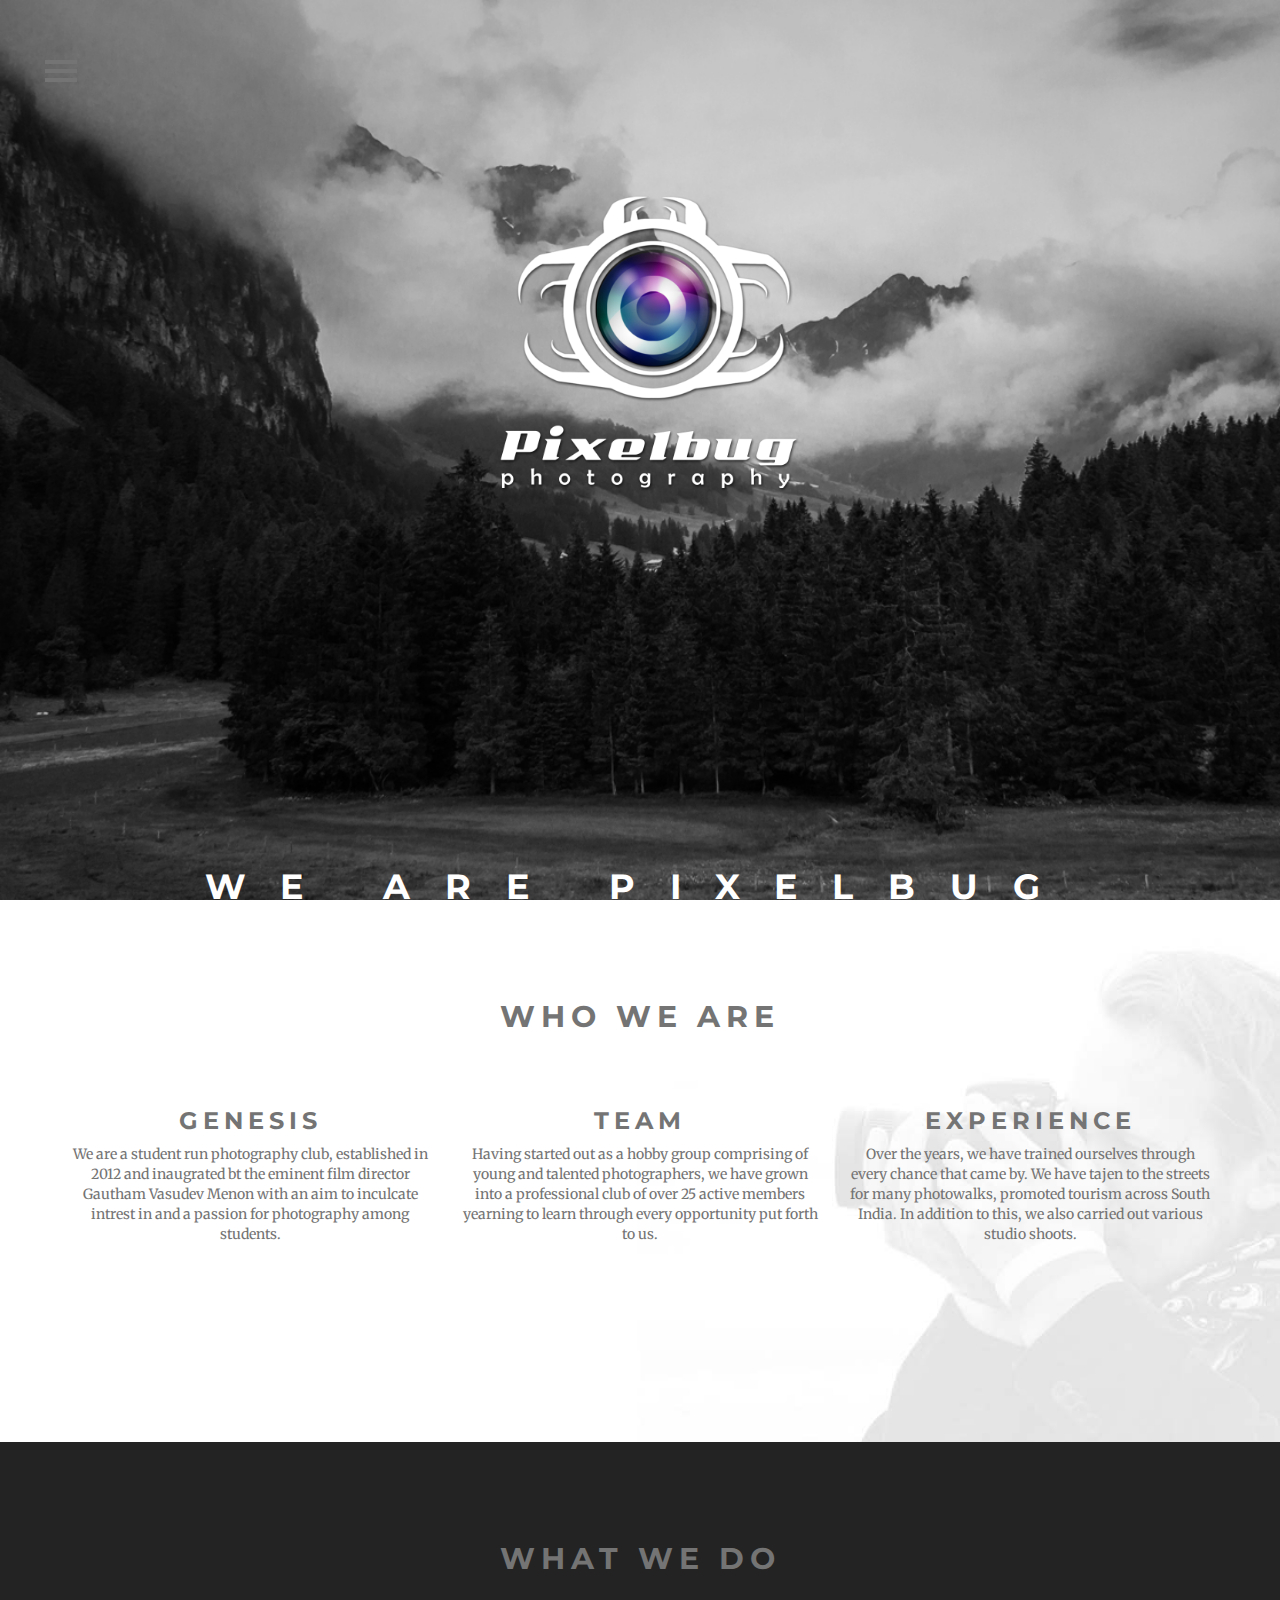
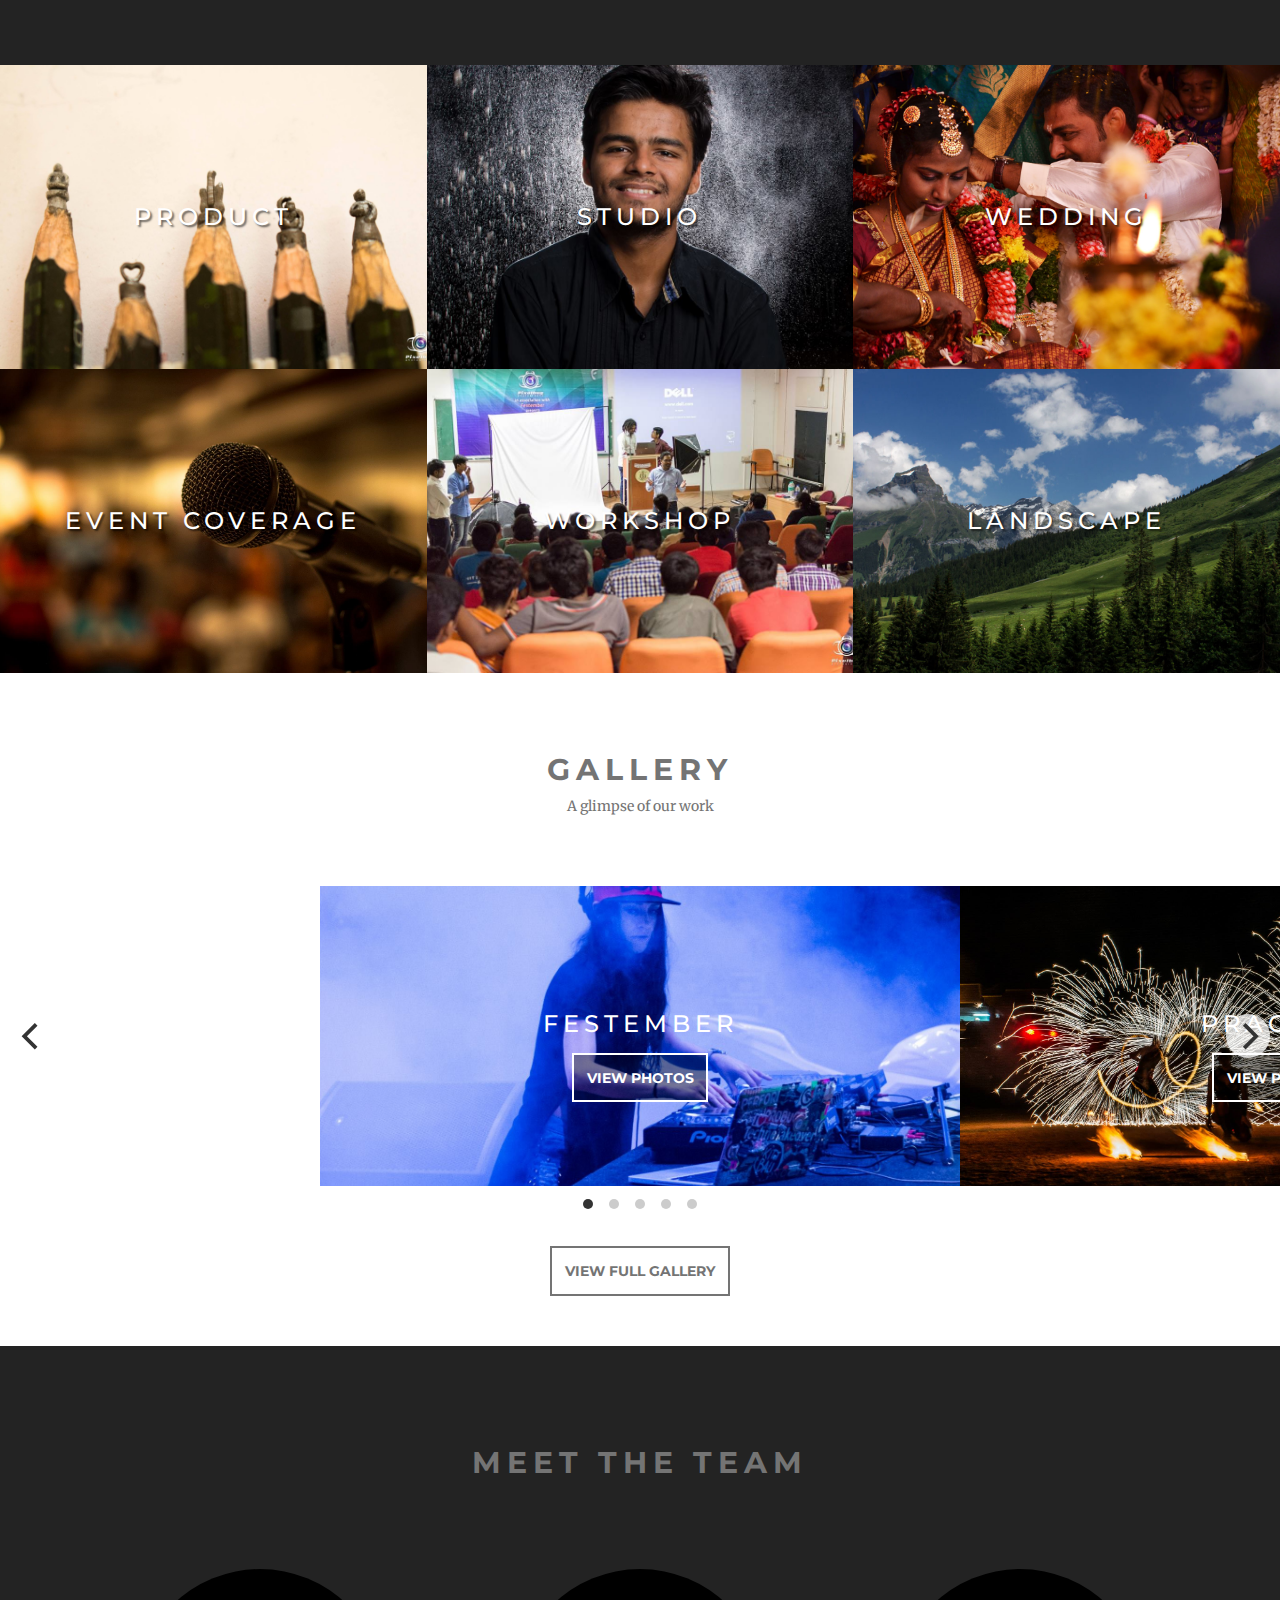
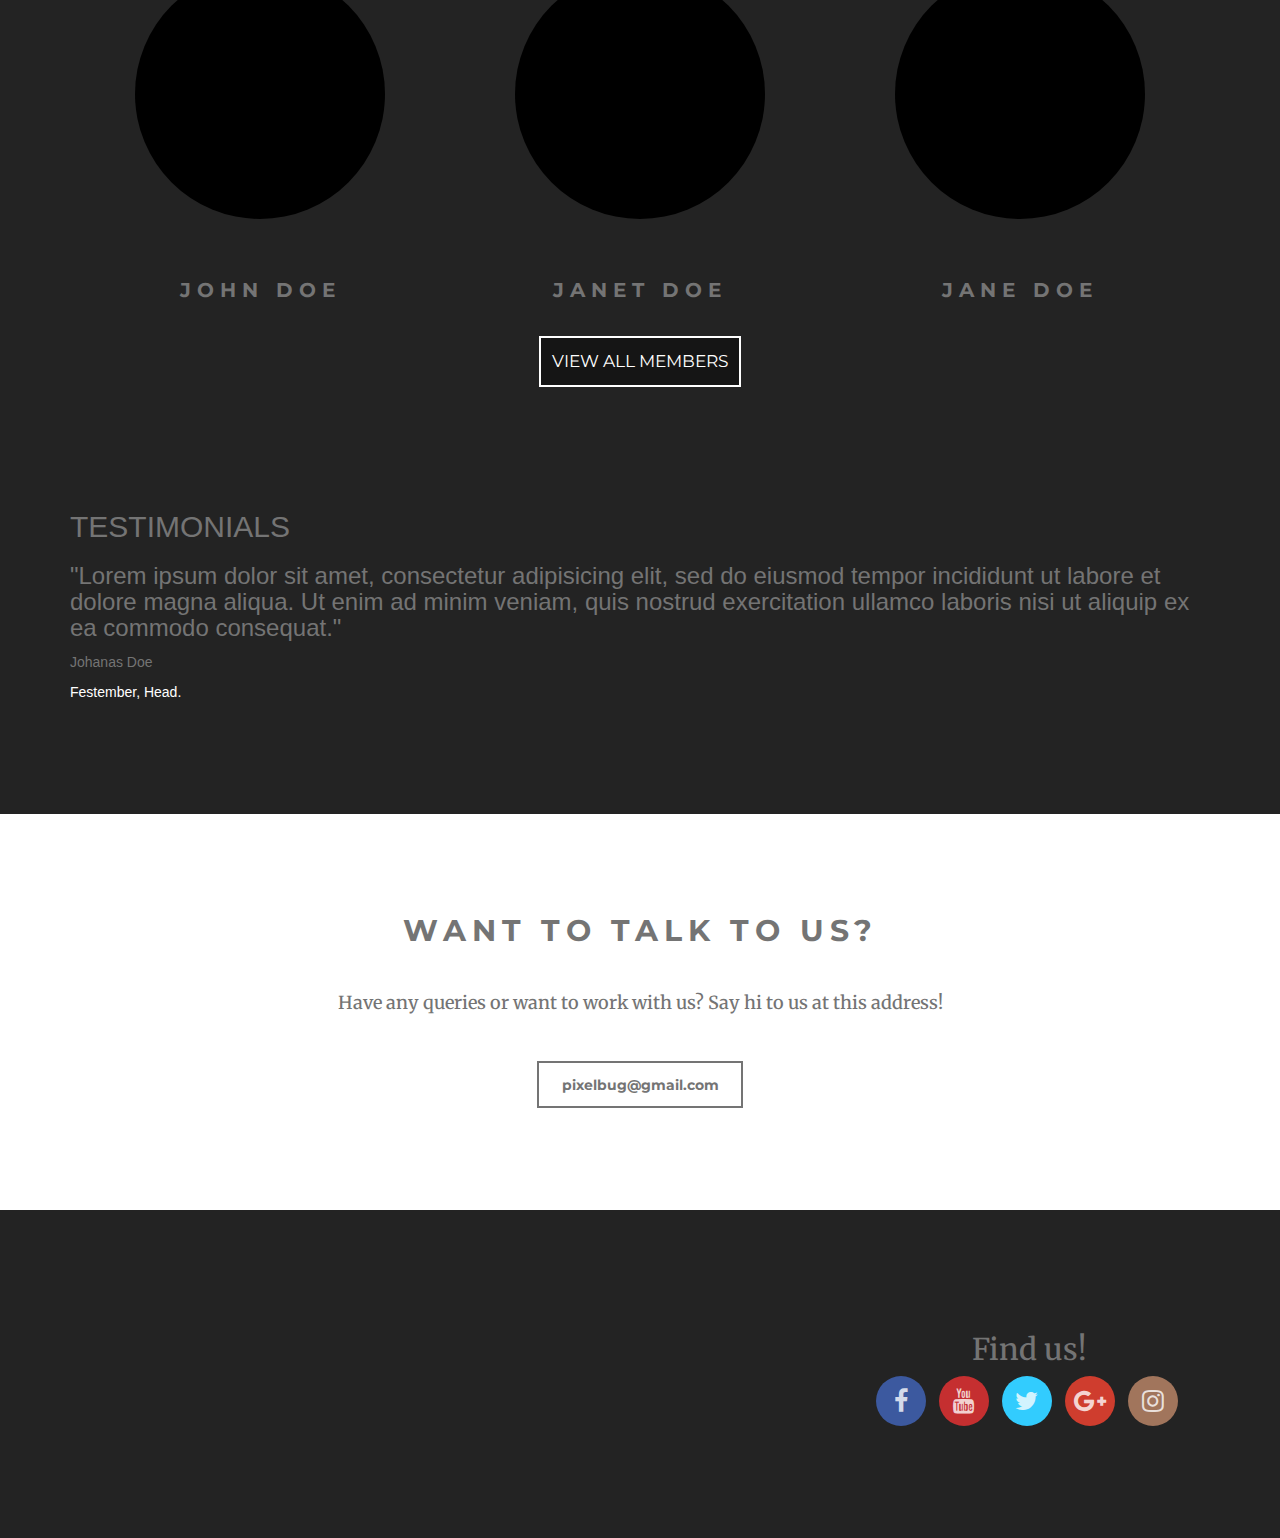
<file: public/index.html>
<!DOCTYPE html>
<html>
<head>
	<meta charset="UTF-8">
	<meta name="viewport" content="width=device-width, initial-scale=1.0">
	<title>Pixelbug</title>
  <link rel="stylesheet" href="http://maxcdn.bootstrapcdn.com/bootstrap/3.3.6/css/bootstrap.min.css">
  <script src="https://ajax.googleapis.com/ajax/libs/jquery/1.12.0/jquery.min.js"></script>
  <script src="http://maxcdn.bootstrapcdn.com/bootstrap/3.3.6/js/bootstrap.min.js"></script>
  <link rel="stylesheet" type="text/css" href="css/bootstrap.min.css">
  <script src="js/jquery.js"></script>
  <script src="js/bootstrap.min.js"></script>
  <link rel="stylesheet" type="text/css" href="https://maxcdn.bootstrapcdn.com/font-awesome/4.5.0/css/font-awesome.min.css">
  <script type="text/javascript" src="js/jquery.flexisel.js"></script>
  <script type="text/javascript" src="js/flickity.min.js"></script>
  <link rel="stylesheet" type="text/css" href="css/flickity.css">

	<!--FONTS-->
	<link href='https://fonts.googleapis.com/css?family=Oxygen:400,700' rel='stylesheet' type='text/css'>
	<link href='https://fonts.googleapis.com/css?family=Montserrat:400,700' rel='stylesheet' type='text/css'>
	<link href='https://fonts.googleapis.com/css?family=Merriweather:400,700' rel='stylesheet' type='text/css'>
	<!--Style Sheet-->
	<link rel="stylesheet" type="text/css" href="css/style.css">
</head>
<body>

<!-- <nav class="navbar navbar-default" data-spy="affix" data-offset-top="786">
  <div class="container-fluid">
    <div class="navbar-header">
      <button type="button" class="navbar-toggle collapsed" data-toggle="collapse" data-target="#bs-example-navbar-collapse-1" aria-expanded="false">
        <span class="sr-only">Toggle navigation</span>
        <span class="icon-bar"></span>
        <span class="icon-bar"></span>
        <span class="icon-bar"></span>
      </button>
      <a class="navbar-brand" href="#"><img src="images/pixelbug-logo.png" width="75"></a>
    </div> 
 
    <div class="collapse navbar-collapse" id="bs-example-navbar-collapse-1">
      <ul class="nav navbar-nav navbar-right">
        <li><a href="#us">Home<span class="sr-only">(current)</span></a></li>
        <li><a href="#who">About us</a></li>
      	<li><a href="#what">Work</a></li>
      	<li><a href="#gallery">Gallery</a></li>
      	<li><a href="#testimonial">Testimonials</a></li>
      	<li><a href="#contact">Contact</a></li>
      </ul>
    </div>
  </div>
</nav> -->

<div id="wrapper">
 <div class="overlay"></div>
 <!-- Sidebar -->
        <nav class="navbar navbar-inverse navbar-fixed-top" id="sidebar-wrapper" role="navigation">
            <ul class="nav sidebar-nav">
                <li>
                    <a href="index.html">HOME</a>
                </li><!-- 
                 <li>
                    <a href="index.html">ABOUT US</a>
                </li> -->
                <li>
                    <a href="gallery.html">GALLERY</a>
                </li>
                <li>
                    <a href="map-index.html">TEAM</a>
                </li>
            </ul>
        </nav>
        <!-- /#sidebar-wrapper -->
<div id="page-content-wrapper">
      <button type="button" class="hamburger is-closed" data-toggle="offcanvas">
            <span class="hamb-top"></span>
            <span class="hamb-middle"></span>
			<span class="hamb-bottom"></span>
      </button>
<header>
 	<div class="container">
 		<div class="row">
 			<img src="images/pixelbug-logo.png">
 			<h3>WE ARE PIXELBUG</h3>
 		</div>
 	</div>
 </header>



<section id="who">
 <div class="container">
 	<div class="row">
 		<h2>WHO WE ARE</h2>
 		<div class="col-md-4">
 			<h3>GENESIS</h3>
 			<p>We are a student run photography club, established in 2012 and inaugrated bt the eminent film director Gautham Vasudev Menon with an aim to inculcate intrest in and a passion for photography among students.</p>
 		</div>
 		<div class="col-md-4">
 			<h3>TEAM</h3>
 			<p>Having started out as a hobby group comprising of young and talented photographers, we have grown into a professional club of over 25 active members yearning to learn through every opportunity put forth to us.</p>
 		</div>
 		<div class="col-md-4">
 			<h3>EXPERIENCE</h3>
 			<p>Over the years, we have trained ourselves through every chance that came by. We have tajen to the streets for many photowalks, promoted tourism across South India. In addition to this, we also carried out various studio shoots.</p>
 		</div> 		
 	</div>
 </div>
</section>

<section id="what">
	<div class="container-fluid">
		<h2>WHAT WE DO</h2>
		<div class="col-md-4 sample" id="products">
			<h3>PRODUCT</h3>
			
		</div>
		<div class="col-md-4 sample" id="studio">
			<h3>STUDIO</h3>
			
		</div>
		<div class="col-md-4 sample" id="wedding">
			<h3>WEDDING</h3>
			
		</div>
		<div  id="event" class="col-md-4 sample">
			<h3>EVENT COVERAGE</h3>
			
		</div>
		<div class="col-md-4 sample" id="workshop">
			<h3>WORKSHOP</h3>
			
		</div>
		<div class="col-md-4 sample" id="landscape">
			<h3>LANDSCAPE</h3>
			
		</div>
	</div>
</section>

<section id="gallery">
	<h2>GALLERY</h2>
	<p>A glimpse of our work</p>
	    <div class="gallery js-flickity" data-flickity-options='{ "wrapAround": true }'>
		  <div class="gallery-cell" id="festember"><h3>FESTEMBER</h3><button class="photo">VIEW PHOTOS</button></div>
		  <div class="gallery-cell" id="pragyan"><h3>PRAGYAN</h3><button class="photo">VIEW PHOTOS</button></div>
		  <div class="gallery-cell" id="nittfest"><h3>NITTFEST</h3><button class="photo">VIEW PHOTOS</button></div>
		  <div class="gallery-cell" id="sportsfete"><h3>SPORTSFETE</h3><button class="photo">VIEW PHOTOS</button></div>
		  <div class="gallery-cell"></div>
		</div>
		<button class="full-gallery">VIEW FULL GALLERY</button>

</section>

<section id="team">
	<div class="container">
		<h2>MEET THE TEAM</h2>
		<div class="col-md-4">
			<div class="team-pic"></div>
			<h3>JOHN DOE</h3>
		</div>
		<div class="col-md-4">
			<div class="team-pic"></div>
			<h3>JANET DOE</h3>
		</div>
		<div class="col-md-4">
			<div class="team-pic"></div>
			<h3>JANE DOE</h3>
		</div>
		<button>VIEW ALL MEMBERS</button>
	</div>
</section>

<section id="testimonials">
	<div class="container">
		<h2>TESTIMONIALS</h2>
		<h3>"Lorem ipsum dolor sit amet, consectetur adipisicing elit, sed do eiusmod
		tempor incididunt ut labore et dolore magna aliqua. Ut enim ad minim veniam,
		quis nostrud exercitation ullamco laboris nisi ut aliquip ex ea commodo
		consequat."</h3>
		<p>Johanas Doe</p>
		<p class="white">Festember, Head.</p>
	</div>
</section>

<section id="contact">
	<div class="container">
	<h2>WANT TO TALK TO US?</h2>
	<h3>Have any queries or want to work with us? Say hi to us at this address!</h3>
	<button>pixelbug@gmail.com</button>
	</div>
</section>

<footer>
	<div class="container">
		<div class="col-md-8">
			
		</div>
		<div class="col-md-4">
				<h2>Find us!</h2>
					<ul class="social-icons icon-circle list-unstyled list-inline"> 
				   <li> <a href="#"><i class="fa fa-facebook"></i></a></li> 
				    <li> <a href="#"><i class="fa fa-youtube"></i></a></li>
			       <li> <a href="#"><i class="fa fa-twitter"></i></a></li>
			        <li> <a href="#"><i class="fa fa-google-plus"></i></a></li> 
			         <li> <a href="#"><i class="fa fa-instagram"></i></a></li> 
	         	</ul>
			</div>
	</div>
</footer>

</div>
</div>

<script>
	$(document).ready(function () {
  var trigger = $('.hamburger'),
      overlay = $('.overlay'),
     isClosed = false;

    trigger.click(function () {
      hamburger_cross();      
    });

    function hamburger_cross() {

      if (isClosed == true) {          
        overlay.hide();
        trigger.removeClass('is-open');
        trigger.addClass('is-closed');
        isClosed = false;
      } else {   
        overlay.show();
        trigger.removeClass('is-closed');
        trigger.addClass('is-open');
        isClosed = true;
      }
  }
  
  $('[data-toggle="offcanvas"]').click(function () {
        $('#wrapper').toggleClass('toggled');
  });  
});
</script>


</body>
</html>
</file>
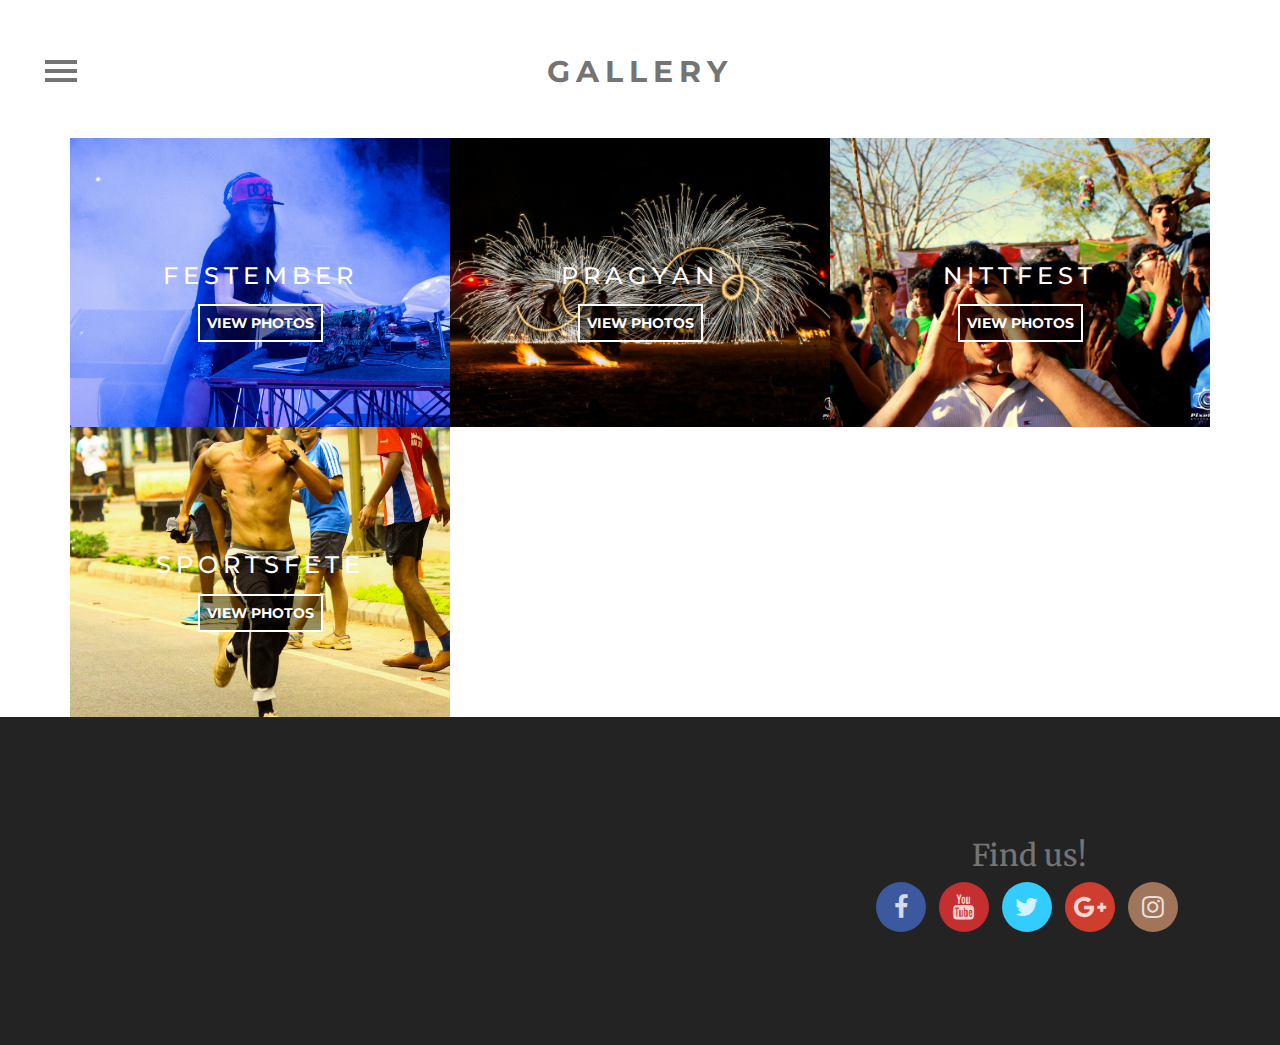
<file: public/gallery.html>
<!DOCTYPE html>
<html>
<head>
	<meta charset="UTF-8">
	<meta name="viewport" content="width=device-width, initial-scale=1.0">
	<title>Pixelbug</title>
  <link rel="stylesheet" href="http://maxcdn.bootstrapcdn.com/bootstrap/3.3.6/css/bootstrap.min.css">
  <script src="https://ajax.googleapis.com/ajax/libs/jquery/1.12.0/jquery.min.js"></script>
  <script src="http://maxcdn.bootstrapcdn.com/bootstrap/3.3.6/js/bootstrap.min.js"></script>
  <link rel="stylesheet" type="text/css" href="css/bootstrap.min.css">
  <script src="js/jquery.js"></script>
  <script src="js/bootstrap.min.js"></script>
  <link rel="stylesheet" type="text/css" href="https://maxcdn.bootstrapcdn.com/font-awesome/4.5.0/css/font-awesome.min.css">
  <script type="text/javascript" src="js/jquery.flexisel.js"></script>
  <script type="text/javascript" src="js/flickity.min.js"></script>
  <link rel="stylesheet" type="text/css" href="css/flickity.css">

	<!--FONTS-->
	<link href='https://fonts.googleapis.com/css?family=Oxygen:400,700' rel='stylesheet' type='text/css'>
	<link href='https://fonts.googleapis.com/css?family=Montserrat:400,700' rel='stylesheet' type='text/css'>
	<link href='https://fonts.googleapis.com/css?family=Merriweather:400,700' rel='stylesheet' type='text/css'>
	<!--Style Sheet-->
	<link rel="stylesheet" type="text/css" href="css/style.css">

	<style type="text/css">
	.photo{
		margin-bottom: 85px;
	}

	#gallery h2{
		padding-top: 55px;
		padding-bottom: 40px;
	}

	</style>

</head>
<body>

<!-- <nav class="navbar navbar-default" data-spy="affix" data-offset-top="786">
  <div class="container-fluid">
    <div class="navbar-header">
      <button type="button" class="navbar-toggle collapsed" data-toggle="collapse" data-target="#bs-example-navbar-collapse-1" aria-expanded="false">
        <span class="sr-only">Toggle navigation</span>
        <span class="icon-bar"></span>
        <span class="icon-bar"></span>
        <span class="icon-bar"></span>
      </button>
      <a class="navbar-brand" href="#"><img src="images/pixelbug-logo.png" width="75"></a>
    </div> 
 
    <div class="collapse navbar-collapse" id="bs-example-navbar-collapse-1">
      <ul class="nav navbar-nav navbar-right">
        <li><a href="#us">Home<span class="sr-only">(current)</span></a></li>
        <li><a href="#who">About us</a></li>
      	<li><a href="#what">Work</a></li>
      	<li><a href="#gallery">Gallery</a></li>
      	<li><a href="#testimonial">Testimonials</a></li>
      	<li><a href="#contact">Contact</a></li>
      </ul>
    </div>
  </div>
</nav> -->

<div id="wrapper">
 <div class="overlay"></div>
 <!-- Sidebar -->
        <nav class="navbar navbar-inverse navbar-fixed-top" id="sidebar-wrapper" role="navigation">
            <ul class="nav sidebar-nav">
                <li>
                    <a href="index.html">HOME</a>
                </li><!-- 
                 <li>
                    <a href="index.html">ABOUT US</a>
                </li> -->
                <li>
                    <a href="gallery.html">GALLERY</a>
                </li>
                <li>
                    <a href="map-index.html">TEAM</a>
                </li>
            </ul>
        </nav>
        <!-- /#sidebar-wrapper -->
<div id="page-content-wrapper">
      <button type="button" class="hamburger is-closed" data-toggle="offcanvas">
            <span class="hamb-top"></span>
            <span class="hamb-middle"></span>
			<span class="hamb-bottom"></span>
      </button>

<section id="gallery">
	<div class="container">
	<h2>GALLERY</h2>
		<div class="col-md-4" id="festember">
			<h3>FESTEMBER</h3>
			<button class="photo">VIEW PHOTOS</button>
		</div>
		<div class="col-md-4" id="pragyan"><h3>PRAGYAN</h3><button class="photo">VIEW PHOTOS</button></div>
		  <div class="col-md-4" id="nittfest"><h3>NITTFEST</h3><button class="photo">VIEW PHOTOS</button></div>
		  <div class="col-md-4" id="sportsfete"><h3>SPORTSFETE</h3><button class="photo">VIEW PHOTOS</button></div>
	</div>

</section>


<!-- 
<section id="gallery">
	<h2>GALLERY</h2>
	<p>A glimpse of our work</p>
	    <div class="gallery js-flickity" data-flickity-options='{ "wrapAround": true }'>
		  <div class="gallery-cell" id="festember"><h3>FESTEMBER</h3><button class="photo">VIEW PHOTOS</button></div>
		  <div class="gallery-cell" id="pragyan"><h3>PRAGYAN</h3><button class="photo">VIEW PHOTOS</button></div>
		  <div class="gallery-cell" id="nittfest"><h3>NITTFEST</h3><button class="photo">VIEW PHOTOS</button></div>
		  <div class="gallery-cell" id="sportsfete"><h3>SPORTSFETE</h3><button class="photo">VIEW PHOTOS</button></div>
		  <div class="gallery-cell"></div>
	</div>

</section>
 -->

<footer>
	<div class="container">
		<div class="col-md-8">
			
		</div>
		<div class="col-md-4">
				<h2>Find us!</h2>
					<ul class="social-icons icon-circle list-unstyled list-inline"> 
				   <li> <a href="#"><i class="fa fa-facebook"></i></a></li> 
				    <li> <a href="#"><i class="fa fa-youtube"></i></a></li>
			       <li> <a href="#"><i class="fa fa-twitter"></i></a></li>
			        <li> <a href="#"><i class="fa fa-google-plus"></i></a></li> 
			         <li> <a href="#"><i class="fa fa-instagram"></i></a></li> 
	         	</ul>
			</div>
	</div>
</footer>

</div>
</div>

<script>
	$(document).ready(function () {
  var trigger = $('.hamburger'),
      overlay = $('.overlay'),
     isClosed = false;

    trigger.click(function () {
      hamburger_cross();      
    });

    function hamburger_cross() {

      if (isClosed == true) {          
        overlay.hide();
        trigger.removeClass('is-open');
        trigger.addClass('is-closed');
        isClosed = false;
      } else {   
        overlay.show();
        trigger.removeClass('is-closed');
        trigger.addClass('is-open');
        isClosed = true;
      }
  }
  
  $('[data-toggle="offcanvas"]').click(function () {
        $('#wrapper').toggleClass('toggled');
  });  
});
</script>


</body>
</html>
</file>
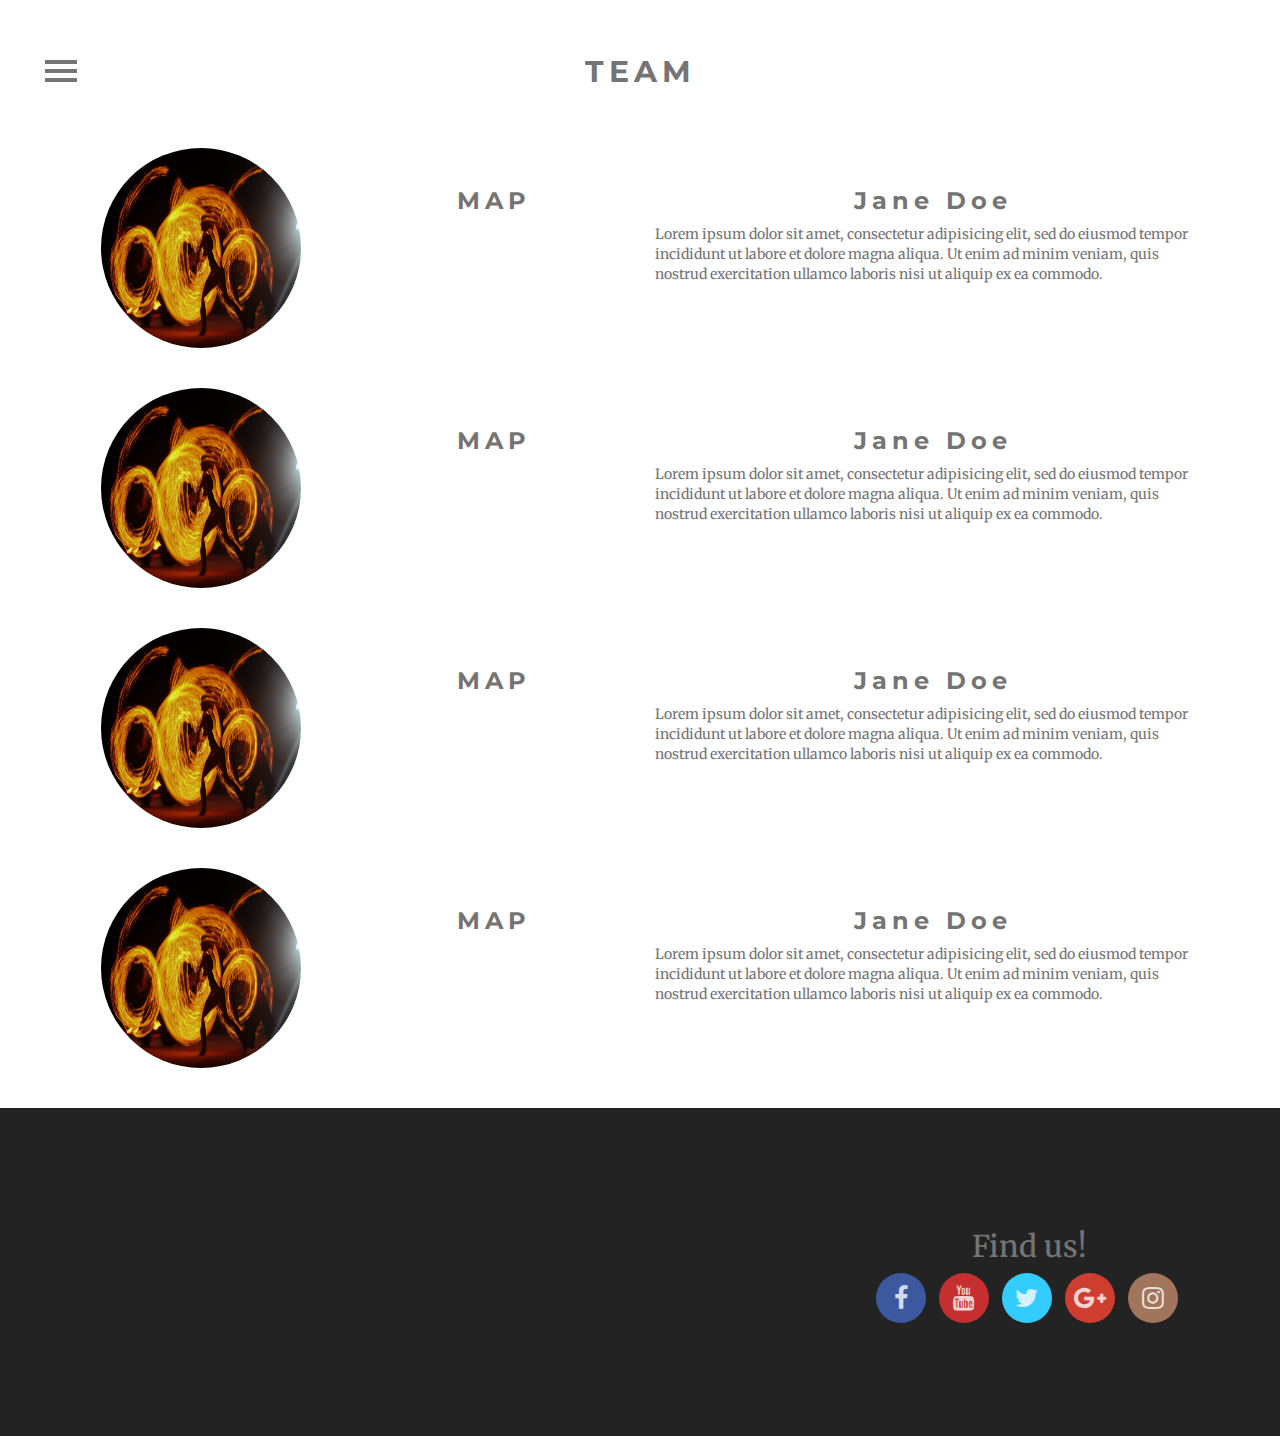
<file: public/map-index.html>
<!DOCTYPE html>
<html>
<head>
	<meta charset="UTF-8">
	<meta name="viewport" content="width=device-width, initial-scale=1.0">
	<title>Pixelbug</title>
  <link rel="stylesheet" href="http://maxcdn.bootstrapcdn.com/bootstrap/3.3.6/css/bootstrap.min.css">
  <script src="https://ajax.googleapis.com/ajax/libs/jquery/1.12.0/jquery.min.js"></script>
  <script src="http://maxcdn.bootstrapcdn.com/bootstrap/3.3.6/js/bootstrap.min.js"></script>
  <link rel="stylesheet" type="text/css" href="css/bootstrap.min.css">
  <script src="js/jquery.js"></script>
  <script src="js/bootstrap.min.js"></script>
  <link rel="stylesheet" type="text/css" href="https://maxcdn.bootstrapcdn.com/font-awesome/4.5.0/css/font-awesome.min.css">
  <script type="text/javascript" src="js/jquery.flexisel.js"></script>
  <script type="text/javascript" src="js/flickity.min.js"></script>
  <link rel="stylesheet" type="text/css" href="css/flickity.css">

	<!--FONTS-->
	<link href='https://fonts.googleapis.com/css?family=Oxygen:400,700' rel='stylesheet' type='text/css'>
	<link href='https://fonts.googleapis.com/css?family=Montserrat:400,700' rel='stylesheet' type='text/css'>
	<link href='https://fonts.googleapis.com/css?family=Merriweather:400,700' rel='stylesheet' type='text/css'>
	<!--Style Sheet-->
	<link rel="stylesheet" type="text/css" href="css/style.css">
<style>
	body{
		background-color: white;
	}

	footer{
		background-color:  #232323;
	}

	.sidebar-nav li a{
		color: white;
	}
</style>

</head>
<body>

<!-- <nav class="navbar navbar-default navbar-fixed-top" >
  <div class="container-fluid">
    <div class="navbar-header">
      <button type="button" class="navbar-toggle collapsed" data-toggle="collapse" data-target="#bs-example-navbar-collapse-1" aria-expanded="false">
        <span class="sr-only">Toggle navigation</span>
        <span class="icon-bar"></span>
        <span class="icon-bar"></span>
        <span class="icon-bar"></span>
      </button>
      <a class="navbar-brand" href="#"><img src="images/pixelbug-logo.png" width="75"></a>
    </div> 
 
    <div class="collapse navbar-collapse" id="bs-example-navbar-collapse-1">
      <ul class="nav navbar-nav navbar-right">
        <li><a href="#us">Home<span class="sr-only">(current)</span></a></li>
        <li><a href="#who">About us</a></li>
      	<li><a href="#what">Work</a></li>
      	<li><a href="#gallery">Gallery</a></li>
      	<li><a href="#testimonial">Testimonials</a></li>
      	<li><a href="#contact">Contact</a></li>
      </ul>
    </div>
  </div>
</nav> -->

<div id="wrapper">
 <div class="overlay"></div>
 <!-- Sidebar -->
        <nav class="navbar navbar-inverse navbar-fixed-top" id="sidebar-wrapper" role="navigation">
            <ul class="nav sidebar-nav">
                <li>
                    <a href="index.html">HOME</a>
                </li><!-- 
                 <li>
                    <a href="index.html">ABOUT US</a>
                </li> -->
                <li>
                    <a href="gallery.html">GALLERY</a>
                </li>
                <li>
                    <a href="map-index.html">TEAM</a>
                </li>
            </ul>
        </nav>
        <!-- /#sidebar-wrapper -->
<div id="page-content-wrapper">
      <button type="button" class="hamburger is-closed" data-toggle="offcanvas">
            <span class="hamb-top"></span>
            <span class="hamb-middle"></span>
			<span class="hamb-bottom"></span>
      </button>
<div class="container">
<div class="the-team">
	<h2>TEAM</h2>
	<div class="row">
	 <div class="col-md-3">
	 	<img src="images/header.jpg" height="300" width="300">
	 </div>
	 <div class="col-md-3">
	 	<h3>MAP</h3>
	 </div>
	 <div class="col-md-6 about-them">
	 	<h3>Jane Doe</h3>
	 	<p>
	 		Lorem ipsum dolor sit amet, consectetur adipisicing elit, sed do eiusmod
	 	tempor incididunt ut labore et dolore magna aliqua. Ut enim ad minim veniam,
	 	quis nostrud exercitation ullamco laboris nisi ut aliquip ex ea commodo.
	 	</p>
	 </div>
	</div>
	<div class="row">
	 <div class="col-md-3">
	 	<img src="images/header.jpg" height="300" width="300">
	 </div>
	 <div class="col-md-3">
	 	<h3>MAP</h3>
	 </div>
	 <div class="col-md-6 about-them">
	 	<h3>Jane Doe</h3>
	 	<p>
	 		Lorem ipsum dolor sit amet, consectetur adipisicing elit, sed do eiusmod
	 	tempor incididunt ut labore et dolore magna aliqua. Ut enim ad minim veniam,
	 	quis nostrud exercitation ullamco laboris nisi ut aliquip ex ea commodo.
	 	</p>
	 </div>
	</div>
	<div class="row">
	 <div class="col-md-3">
	 	<img src="images/header.jpg" height="300" width="300">
	 </div>
	 <div class="col-md-3">
	 	<h3>MAP</h3>
	 </div>
	 <div class="col-md-6 about-them">
	 	<h3>Jane Doe</h3>
	 	<p>
	 		Lorem ipsum dolor sit amet, consectetur adipisicing elit, sed do eiusmod
	 	tempor incididunt ut labore et dolore magna aliqua. Ut enim ad minim veniam,
	 	quis nostrud exercitation ullamco laboris nisi ut aliquip ex ea commodo.
	 	</p>
	 </div>
	</div>
	<div class="row">
	 <div class="col-md-3">
	 	<img src="images/header.jpg" height="300" width="300">
	 </div>
	 <div class="col-md-3">
	 	<h3>MAP</h3>
	 </div>
	 <div class="col-md-6 about-them">
	 	<h3>Jane Doe</h3>
	 	<p>
	 		Lorem ipsum dolor sit amet, consectetur adipisicing elit, sed do eiusmod
	 	tempor incididunt ut labore et dolore magna aliqua. Ut enim ad minim veniam,
	 	quis nostrud exercitation ullamco laboris nisi ut aliquip ex ea commodo.
	 	</p>
	 </div>
	</div>
</div>
</div>


<footer>
	<div class="container">
		<div class="col-md-8">
			
		</div>
		<div class="col-md-4">
				<h2>Find us!</h2>
					<ul class="social-icons icon-circle list-unstyled list-inline"> 
				   <li> <a href="#"><i class="fa fa-facebook"></i></a></li> 
				    <li> <a href="#"><i class="fa fa-youtube"></i></a></li>
			       <li> <a href="#"><i class="fa fa-twitter"></i></a></li>
			        <li> <a href="#"><i class="fa fa-google-plus"></i></a></li> 
			         <li> <a href="#"><i class="fa fa-instagram"></i></a></li> 
	         	</ul>
			</div>
	</div>
</footer>


</div>
</div>

<script>
	$(document).ready(function () {
  var trigger = $('.hamburger'),
      overlay = $('.overlay'),
     isClosed = false;

    trigger.click(function () {
      hamburger_cross();      
    });

    function hamburger_cross() {

      if (isClosed == true) {          
        overlay.hide();
        trigger.removeClass('is-open');
        trigger.addClass('is-closed');
        isClosed = false;
      } else {   
        overlay.show();
        trigger.removeClass('is-closed');
        trigger.addClass('is-open');
        isClosed = true;
      }
  }
  
  $('[data-toggle="offcanvas"]').click(function () {
        $('#wrapper').toggleClass('toggled');
  });  
});
</script>



</body>
</html>
</file>
<file: public/css/style.css>
body{
	background-color: #232323;
	color: #747474;
}

a:link    {color:none; background-color:transparent; text-decoration:none}
a:visited {color:none; background-color:transparent; text-decoration:none}
a:hover   {color:none; background-color:transparent; text-decoration:none}
a:active  {color:none; background-color:transparent; text-decoration:none}

#loading{
	background-color: #232323;
	height: 100%;
	width: 100%;
	position: fixed;
	z-index: 1000;
	margin-top: 0px;
	top: 0px;
}
#loading-center{
	width: 100%;
	height: 100%;
	position: relative;
	}
#loading-center-absolute {
	position: absolute;
	left: 50%;
	top: 50%;
	height: 200px;
	width: 200px;
	margin-top: -100px;
	margin-left: -100px;
	-ms-transform: rotate(-135deg); 
   	-webkit-transform: rotate(-135deg); 
    transform: rotate(-135deg);

}
.object{

	-moz-border-radius: 50% 50% 50% 50%;
	-webkit-border-radius: 50% 50% 50% 50%;
	border-radius: 50% 50% 50% 50%;
	position: absolute;
	border-top: 5px solid #FFF;
	border-bottom: 5px solid transparent;
	border-left:  5px solid #FFF;
	border-right: 5px solid transparent;
	
	-webkit-animation: animate 2s infinite;
	animation: animate 2s infinite;	

	}


#object_one{
	left: 75px;
	top: 75px;
	width: 50px;
	height: 50px;
	}
							
#object_two{
	left: 65px;
	top: 65px;
	width: 70px;
	height: 70px;
	-webkit-animation-delay: 0.2s;
    animation-delay: 0.2s;
	}
		
#object_three{
	left: 55px;
	top: 55px;
	width: 90px;
	height: 90px;
	-webkit-animation-delay: 0.4s;
    animation-delay: 0.4s;
	}
#object_four{
	left: 45px;
	top: 45px;
	width: 110px;
	height: 110px;
	-webkit-animation-delay: 0.6s;
    animation-delay: 0.6s;
	
	}	

@-webkit-keyframes animate {
 

50% {

	-ms-transform: rotate(360deg) scale(0.8); 
   	-webkit-transform: rotate(360deg) scale(0.8); 
    transform: rotate(360deg) scale(0.8); 
  }
	  
  

}

@keyframes animate {
	
50% {

	-ms-transform: rotate(360deg) scale(0.8); 
   	-webkit-transform: rotate(360deg) scale(0.8); 
    transform: rotate(360deg) scale(0.8); 
  }	
	
	}



header{
	background-size: cover;
	background-image: url("header.jpg");
	height: 100vh;
	margin: 0 auto;
	background-position-y:30%;
}

header h3{
	font-family: "Montserrat", sans-serif;
	text-align: center;
	color: white;
	font-weight: bold;
	font-size: 35px;
	letter-spacing: 35px;
	line-height: 17;
}

header img{
	width: 450px;
	margin: 0px auto;
	display: block;
	padding-top: 10%;
	margin-bottom: 0px;

}

nav {
	z-index: 1;
}

section{
	padding-bottom: 8%;
}

.navbar>.container .navbar-brand, .navbar>.container-fluid .navbar-brand{
	margin-top: -10px;
	padding-top: 0px;
}

.navbar-default{
	background: rgba(35,35,35,0.5);
	border: none;
	padding-top: 10px;
	padding-bottom: 10px;
}

.navbar{
	border-radius: 0!important;
}

.navbar-default .navbar-nav>li>a{
/*	font-weight: bold;*/
	color: white;
	font-family: "Montserrat", sans-serif;
}

.affix {
      top: 0;
      width: 100%;
  }

  .affix + .container-fluid {
      padding-top: 70px;
  }

#what > .container-fluid{
	padding-left: 0px;
	padding-right: 0px;
}

/*.sample{

	background-image: url('../images/header.jpg');
	background-size: 120%;
	height: 300px;
	transition: all 0.2s ease-in;
	padding: 0px;
}

.sample:hover{
	background-size:122%;
}*/

#event{
	background: url('../images/event.jpg') no-repeat center;
	background-size: 125%;
	transition: all 0.2s ease-in;
}


#products{
	background: url('../images/products.jpg') no-repeat center;
	background-size: 105%;
	transition: all 0.2s ease-in;
}


#studio{
	background: url('../images/studio.jpg') no-repeat center;
	background-size: 100%;
	transition: all 0.2s ease-in;
	background-position-y:10%;
}


#wedding{
	background: url('../images/wedding.jpg') no-repeat center;
	background-size: 105%;
	transition: all 0.2s ease-in;
}


#workshop{
	background: url('../images/workshop.jpg') no-repeat center;
	background-size: 105%;
	transition: all 0.2s ease-in;
}


#landscape{
	background: url('../images/landscape.jpg') no-repeat center;
	background-size: 125%;
	transition: all 0.2s ease-in;
}


#products:hover, #event:hover, #studio:hover, #wedding:hover, #workshop:hover, #landscape:hover{
	background-size: 112%;
}

#landscape:hover{
	background-size: 132%;
}
#event:hover{
	background-size: 137%;
}

#what h3{
	font-family: "Montserrat", sans-serif;
	letter-spacing: 5px;
	color: white;
	padding-top: 35%;
	padding-bottom: 35%;
	margin-top: 0px;
	margin-bottom: 0px;
	text-shadow: 2px 2px 2px rgba(0, 0, 0, 0.59);

}

#who h3{
	font-weight: bold;
	font-family: "Montserrat", sans-serif;
	letter-spacing: 5px;
} 

#what h2{
	font-weight: bold;
	font-family: "Montserrat", sans-serif;
	padding-top: 80px;
	padding-bottom: 80px;
	font-size: 30px;
	letter-spacing: 6px;

}


#who h2{
	font-weight: bold;
	font-family: "Montserrat", sans-serif;
	padding-top: 80px;
	padding-bottom: 45px;
	font-size: 30px;
	letter-spacing: 6px;

}

.team-pic{
	background-color: black;
	height: 250px;
	width: 250px;
	border-radius: 50%;
	margin: 0 auto;
}

#team{
	text-align: center;
}

#team h2{
	font-weight: bold;
	font-family: "Montserrat", sans-serif;
	padding-top: 80px;
	padding-bottom: 80px;
	font-size: 30px;
	letter-spacing: 6px;

}

#team button{
	padding:1%;
	font-family: "Montserrat", sans-serif;
	background-color: rgba(0,0,0,0.4);
	border:2px solid white;
	font-size: 17px;
	color: white;
	transition: all 0.2s ease;
}

#team button:hover{
	background-color: rgba(0,0,0,0.8);
}

#team h3{
	font-weight: bold;
	font-family: "Montserrat", sans-serif;
	padding-top: 40px;
	padding-bottom: 25px;
	font-size: 20px;
	letter-spacing: 6px;

}

#team h5{
	font-weight: bold;
	font-family: "Montserrat", sans-serif;
	padding-top: 5px;
	padding-bottom: 30px;
	font-size: 15px;
	letter-spacing: 6px;

}


#who {
	text-align: center;
	background: url("../images/taking-pic.jpg") no-repeat center;
	background-size: cover;
	padding-bottom: 10%;
}

#what{
	text-align: center;
	padding-bottom: 0px;
}

.picture{
	border-radius: 50%;
	background-color: black;
	width: 100px;
	height: 100px;
	margin: 0 auto;
	display: block;
}

/*FOR GALLERTY*/
.gallery-cell {
  width: 50%;
  height: 300px;
}

#festember{
	background: url("../images/festember/1.jpg") no-repeat center;
	background-size: cover;
}

#pragyan{
	background: url("../images/pragyan.jpg") no-repeat center;
	background-size: cover;
}

#nittfest{
	background: url("../images/nittfest.jpg") no-repeat center;
	background-size: cover;
}

#sportsfete{
	background: url("../images/sportsfete.jpg") no-repeat center;
	background-size: cover;
	background-position-y:-150px;
}


.photo{
	background-color: rgba(0,0,0,0.4);
	padding: 2%;
	font-family: "Montserrat", sans-serif;
	font-weight: bold;
	color: white;
	border:2px solid white;
	transition: background-color 0.3s ease-in;
	margin-top: 5px;
}

.full-gallery{
	background-color: rgba(255,255,255,1);
	padding: 1%;
	font-family: "Montserrat", sans-serif;
	font-weight: bold;
	color: #747474;
	border:2px solid #747474;
	transition: all 0.3s ease-in;
	margin-top: 60px;
	margin-bottom: 50px;
}

.full-gallery:hover{
	color: #333;
	border: 2px solid #333;
}

.photo:hover {
	background-color: rgba(0,0,0,0.8);
}

#gallery h3{
	font-family: "Montserrat", sans-serif;
	letter-spacing: 5px;
	color: white;
	padding-top: 125px;
	margin-top: 0px;
}

#gallery{
	text-align: center;
	background-color: white;
	padding-bottom: 0;
}

#gallery a{
	text-decoration: none;
}

#gallery h2{
	font-weight: bold;
	margin-top: 0px;
	font-family: "Montserrat", sans-serif;
	padding-top: 80px;
	font-size: 30px;
	letter-spacing: 6px;

}

#gallery p{
	font-family: "Merriweather",serif;
	padding-bottom: 60px;
}

#who p{
	font-family: "Merriweather",serif;
/*	font-style: italic;*/
	padding-bottom: 60px;
}

.center{
	margin:0 auto;
	display: block;
	width: 100%;
}

#venkat{
	background-image: url(../images/venkat.jpg);
	background-size: cover;
}


#apuroop{
	background-image: url(../images/apuroop.jpg);
	background-size: cover;
}

#lakshmi{
	background-image: url(../images/lakshmi.jpg);
	background-size: cover;
}

#lavanya{
	background-image: url(../images/lavanya.jpg);
	background-size: cover;
}

#saravanan{
	background-image: url(../images/saravanan.jpg);
	background-size: cover;
}

#testimonial{
	text-align: center;
	font-family: "Montserrat",sans-serif;
	background: url("../images/testimonials.jpg") no-repeat center;
	background-size: cover;
}

#testimonial h2{
	font-weight: bold;
	font-size: 30px;
	letter-spacing: 6px;

}

#testimonial h3{
	font-family: "Merriweather",serif;
	margin-bottom: 10px;
	padding: 6%;
	padding-bottom: 2%;
	line-height: 25px;
	font-style: italic;
	font-size: 18px;

}

#testimonial p{
	font-size: 16px;
	margin-bottom: 0;
}

.white{
	color: white;
}

#contact{
	text-align: center;
	background-color: white;
}

#contact h2{
	font-weight: bold;
	padding-top: 80px;
	font-size: 30px;
	letter-spacing: 6px;
	font-family: "Montserrat",sans-serif;
}

#contact h3{
	font-family: "Merriweather", sans-serif;
	margin-bottom: 10px;
	padding: 6%;
	padding-bottom: 1%;
	padding-top: 2%;
	line-height: 25px;
	font-size: 18px;
	margin-bottom: 35px;

}

#contact button{
	background-color: transparent;
	padding: 2%;
	padding-top: 1%;
	padding-bottom: 1%;
	border:2px solid #747474;
	font-weight: bold;
	font-family: "Montserrat",sans-serif;
}


.social-icons .fa {
	font-size: 1.8em;
}

.social-icons .fa {
	width: 50px;
	height: 50px;
	line-height: 50px;
	text-align: center;
	color: #FFF;
	color: rgba(255, 255, 255, 0.8);
	-webkit-transition: all 0.3s ease-in-out;
	-moz-transition: all 0.3s ease-in-out;
	-ms-transition: all 0.3s ease-in-out;
	-o-transition: all 0.3s ease-in-out;
	transition: all 0.3s ease-in-out;
}

.social-icons.icon-circle .fa{ 
	border-radius: 50%;
}
.social-icons.icon-rounded .fa{
	border-radius:5px;
}
.social-icons.icon-flat .fa{
	border-radius: 0;
}

.social-icons .fa:hover, .social-icons .fa:active {
	color: #FFF;
	-webkit-box-shadow: 1px 1px 3px #333;
	-moz-box-shadow: 1px 1px 3px #333;
	box-shadow: 1px 1px 3px #333; 
}
.social-icons.icon-zoom .fa:hover, .social-icons.icon-zoom .fa:active { 
 	-webkit-transform: scale(1.1);
	-moz-transform: scale(1.1);
	-ms-transform: scale(1.1);
	-o-transform: scale(1.1);
	transform: scale(1.1); 
}
.social-icons.icon-rotate .fa:hover, .social-icons.icon-rotate .fa:active { 
	-webkit-transform: scale(1.1) rotate(360deg);
	-moz-transform: scale(1.1) rotate(360deg);
	-ms-transform: scale(1.1) rotate(360deg);
	-o-transform: scale(1.1) rotate(360deg);
	transform: scale(1.1) rotate(360deg);
}
 

.social-icons .fa-facebook,.social-icons .fa-facebook-square{background-color:#3C599F;}  
.social-icons .fa-google-plus,.social-icons .fa-google-plus-square{background-color:#CF3D2E;}
.social-icons .fa-linkedin,.social-icons .fa-linkedin-square{background-color:#0085AE;} 
.social-icons .fa-twitter,.social-icons .fa-twitter-square{background-color:#32CCFE;} 
.social-icons .fa-instagram{background-color:#A1755C;}
.social-icons .fa-youtube,.social-icons .fa-youtube-play,.social-icons .fa-youtube-square{background-color:#C52F30;}
 

footer{
	padding: 5%;
	padding-top: 8%;
	padding-bottom: 8%;
	background-color:#232323; 
	text-align: center;
	font-family: "Merriweather",serif;
}

footer p{
	font-family: "Montserrat", sans-serif;
	margin-bottom: 30px;
	letter-spacing: 10px;
	margin-top: 10px;
}


/*IMAGES COLLAGE*/

.picture-display{
	height: 100vh;
	background-color: #EBEBEB;
	position: fixed;
	background-image: url(../images/festember/1.jpg);
	background-repeat: no-repeat;
	background-position: center;
	background-size: cover;
}

.picture-collage li{
	display: inline;
}

.picture-collage h2{
	font-family: "Montserrat", sans-serif;
	margin-bottom: 40px;
	letter-spacing: 5px;
	font-size: 50px;

}


.picture-collage{
	padding-right: 0;
	padding-left: 35px;
	float: right!important;
}

.picture-collage ul{
	padding-left: 0;
}

.picture-collage img{
	padding-right: 10px;
	padding-bottom: 10px;
}

.the-team{
	text-align: center;
	background-color: white;
	font-family: "Montserrat",sans-serif;
}

.the-team img{
	border-radius:50%;
	width: 200px;
	height: 200px;
}

.the-team h2{
	margin-top: 0px;
	padding-top: 55px;
	padding-bottom: 50px;
	font-weight: bold;
	letter-spacing: 5px;
}

.the-team h3{
	text-align: center;
	font-weight: bold;
	letter-spacing: 5px;
	padding-top: 20px;
}

.the-team p{
	margin-bottom: 50px;
}

.person-pic{
	background-color: black;
	height: 300px;
}

.about-them p{
	text-align: left;
	padding-right: 10px;
	font-family:"Merriweather",serif; 
}

.about-them h3{
	text-align: center;
	

}

.the-team > .row{
	margin-bottom: 40px;
}













body {
    position: relative;
    overflow-x: hidden;
}
body,
html { height: 100%;}
.nav .open > a, 
.nav .open > a:hover, 
.nav .open > a:focus {background-color: transparent;}

/*-------------------------------*/
/*           Wrappers            */
/*-------------------------------*/

#wrapper {
    padding-left: 0;
    -webkit-transition: all 0.5s ease;
    -moz-transition: all 0.5s ease;
    -o-transition: all 0.5s ease;
    transition: all 0.5s ease;
}

#wrapper.toggled {
    padding-left: 220px;
}

#sidebar-wrapper {
    z-index: 1000;
    left: 220px;
    width: 0;
    height: 100%;
    margin-left: -220px;
    overflow-y: auto;
    overflow-x: hidden;
    background: transparent;
    -webkit-transition: all 0.5s ease;
    -moz-transition: all 0.5s ease;
    -o-transition: all 0.5s ease;
    transition: all 0.5s ease;
}

#sidebar-wrapper::-webkit-scrollbar {
  display: none;

}

#wrapper.toggled #sidebar-wrapper {
    width: 220px;
      background-color: #232323;
}

#page-content-wrapper {
    width: 100%;
}

#wrapper.toggled #page-content-wrapper {
    position: absolute;
    margin-right: -220px;
}

/*-------------------------------*/
/*     Sidebar nav styles        */
/*-------------------------------*/

.sidebar-nav {
    position: absolute;
    top: 0;
    width: 220px;
    margin: 0;
    padding: 0;
    list-style: none;
}

.sidebar-nav li {
    position: relative; 
    line-height: 20px;
    display: inline-block;
    width: 100%;
}

/*.sidebar-nav li:before {
    content: '';
    position: absolute;
    top: 0;
    left: 0;
    z-index: -1;
    height: 100%;
    width: 3px;
    background-color: #1c1c1c;
    -webkit-transition: width .2s ease-in;
      -moz-transition:  width .2s ease-in;
       -ms-transition:  width .2s ease-in;
            transition: width .2s ease-in;

}*/
   
}
.sidebar-nav li:hover:before,
.sidebar-nav li.open:hover:before {
    width: 100%;
    -webkit-transition: width .2s ease-in;
      -moz-transition:  width .2s ease-in;
       -ms-transition:  width .2s ease-in;
            transition: width .2s ease-in;

}

.sidebar-nav li a {
    display: block;
    color: #797979;
    font-family: "Montserrat", sans-serif;
    font-size: 20px;
    text-decoration: none;
    padding: 10px 15px 10px 30px;    
    padding-top: 35px;
}

.sidebar-nav li a:hover,
.sidebar-nav li a:active,
.sidebar-nav li a:focus,
.sidebar-nav li.open a:hover,
.sidebar-nav li.open a:active,
.sidebar-nav li.open a:focus{
 	
}

.sidebar-nav > .sidebar-brand {
    height: 65px;
    font-size: 20px;
    line-height: 44px;
}
.sidebar-nav .dropdown-menu {
    position: relative;
    width: 100%;
    padding: 0;
    margin: 0;
    border-radius: 0;
    border: none;
  /*  background-color: #222;*/
    box-shadow: none;
}

/*-------------------------------*/
/*       Hamburger-Cross         */
/*-------------------------------*/

.hamburger {
  position: fixed;
  top: 55px;  
  z-index: 999;
  display: block;
  width: 32px;
  height: 32px;
  margin-left: 45px;
  background: transparent;
  border: none;
}
.hamburger:hover,
.hamburger:focus,
.hamburger:active {
  outline: none;
}
.hamburger.is-closed:before {
  content: '';
  display: block;
  width: 100px;
  font-size: 14px;
  color: #fff;
  line-height: 32px;
  text-align: center;
  opacity: 0;
  -webkit-transform: translate3d(0,0,0);
  -webkit-transition: all .35s ease-in-out;
}
.hamburger.is-closed:hover:before {
  opacity: 1;
  display: block;
  -webkit-transform: translate3d(-100px,0,0);
  -webkit-transition: all .35s ease-in-out;
}

.hamburger.is-closed .hamb-top,
.hamburger.is-closed .hamb-middle,
.hamburger.is-closed .hamb-bottom,
.hamburger.is-open .hamb-top,
.hamburger.is-open .hamb-middle,
.hamburger.is-open .hamb-bottom {
  position: absolute;
  left: 0;
  height: 4px;
  width: 100%;
}
.hamburger.is-closed .hamb-top,
.hamburger.is-closed .hamb-middle,
.hamburger.is-closed .hamb-bottom {
  background-color: #747474;
}
.hamburger.is-closed .hamb-top { 
  top: 5px; 
  -webkit-transition: all .35s ease-in-out;
}
.hamburger.is-closed .hamb-middle {
  top: 50%;
  margin-top: -2px;
}
.hamburger.is-closed .hamb-bottom {
  bottom: 5px;  
  -webkit-transition: all .35s ease-in-out;
}

.hamburger.is-closed:hover .hamb-top {
  top: 0;
  -webkit-transition: all .35s ease-in-out;
}
.hamburger.is-closed:hover .hamb-bottom {
  bottom: 0;
  -webkit-transition: all .35s ease-in-out;
}
.hamburger.is-open .hamb-top,
.hamburger.is-open .hamb-middle,
.hamburger.is-open .hamb-bottom {
  background-color: #797979;
}
.hamburger.is-open .hamb-top,
.hamburger.is-open .hamb-bottom {
  top: 50%;
  margin-top: -2px;  
}
.hamburger.is-open .hamb-top { 
  -webkit-transform: rotate(45deg);
  -webkit-transition: -webkit-transform .2s cubic-bezier(.73,1,.28,.08);
}
.hamburger.is-open .hamb-middle { display: none; }
.hamburger.is-open .hamb-bottom {
  -webkit-transform: rotate(-45deg);
  -webkit-transition: -webkit-transform .2s cubic-bezier(.73,1,.28,.08);
}
.hamburger.is-open:before {
  content: '';
  display: block;
  width: 100px;
  font-size: 14px;
  color: #fff;
  line-height: 32px;
  text-align: center;
  opacity: 0;
  -webkit-transform: translate3d(0,0,0);
  -webkit-transition: all .35s ease-in-out;
}
.hamburger.is-open:hover:before {
  opacity: 1;
  display: block;
  -webkit-transform: translate3d(-100px,0,0);
  -webkit-transition: all .35s ease-in-out;
}

/*-------------------------------*/
/*            Overlay            */
/*-------------------------------*/

.overlay {
    position: fixed;
    display: none;
    width: 100%;
    height: 100%;
    top: 0;
    left: 0;
    right: 0;
    bottom: 0;
    background-color: rgba(29, 29, 29, 0.71);
    z-index: 1;
}


.nav>li>a:focus, .nav>li>a:hover{
	background-color: transparent;
}


.all-photo{
	text-align: center;
	font-family: "Montserrat",sans-serif;
}

.all-photo h2{
	font-weight: bold;
	letter-spacing: 10px;
}


@import url(http://weloveiconfonts.com/api/?family=fontawesome);
/* ---------------------- */
/*       TESTIMONIAL      */
/* ---------------------- */
.parallax-section{
	-webkit-background-size: cover;
	background-size: cover;
	background-attachment: fixed;
	background-repeat: no-repeat;
	position: relative;
}
.overlay{
	position: fixed;
	top: 0;
	left: 0;
	bottom: 0;
	right: 0;
}
#testimonial{
	padding: 130px 0 95px;
	background-image: url(../images/testimonials.jpg);
}
#testimonial .overlay{
	background: rgba(221,87,128,0.8);
}
.ts-testimonial-slide{
	text-align: center;
	color: #ffffff;
	width: 85%;
	margin: 0 auto;
}
.ts-testimonial-slide p{
	font-size: 24px;
	line-height: 36px;
	font-style: italic;
	font-family: 'Droid Serif';
	margin-bottom: 35px;
}
.ts-testimonial-slide .ts-testimonial-item {
  margin-bottom: 15px;
}
.ts-testimonial-slide .ts-testimonial-item .icon-client{
	background: #ffffff;
	width: 29px;
	height: 29px;
	-webkit-border-radius: 50%;
	-moz-border-radius: 50%;
	-ms-border-radius: 50%;
	-o-border-radius: 50%;
	border-radius: 50%;
	float: left;
	text-align: center;
	line-height: 29px;
	margin-top: 2px;
}
.ts-testimonial-slide .ts-testimonial-item .infor-client {
  display: inline-block;
  margin: 0 auto;
  width: auto;
}
.ts-testimonial-slide .ts-testimonial-item  .client-name{
	padding-left: 38px;
	font-size: 12.8px;
	letter-spacing: 2px;
	text-transform: uppercase;
	font-family: 'Montserrat';
	display: block;
	line-height: normal;
	white-space: nowrap;
}
.ts-testimonial-slide .ts-testimonial-item  .client-position{
	font-size: 12px;
	font-style: italic;
	line-height: normal;
	padding-left: 38px;
	display: block;
	text-align: left;
}
.ts-testimonial-slide .ts-testimonial-item  .client-position a{
	color: white;
}
.ts-testimonial-slide .ts-testimonial-item  .client-position a:hover{
	color: #5ed9e7;
}

.sample{
	background-size: cover!important;
}


@media only screen and (max-width: 500px) {
    #gallery h3 {
       	letter-spacing: 0px;
       	font-size:19px;
    }
}

@media only screen and (max-width: 700px) {
    #sportsfete{
    	background-position-y:-35px;
    }
}

@media only screen and (max-width: 500px) {
    #sportsfete{
    	background-position-y:0px;
    }
}
</file>
